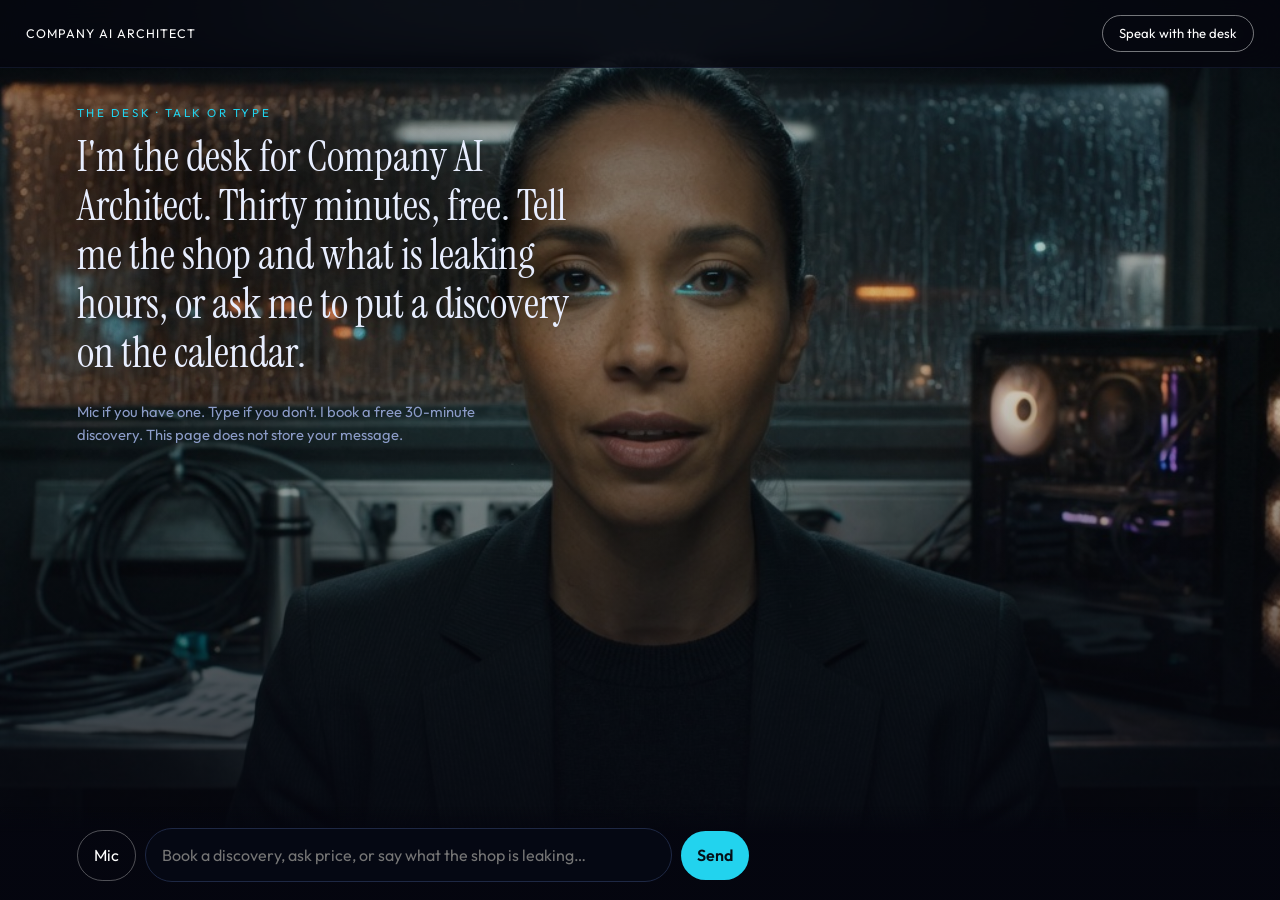
<file: public/index.html>
<!DOCTYPE html>
<html lang="en">
<head>
  <meta charset="utf-8" />
  <meta name="viewport" content="width=device-width, initial-scale=1" />
  <title>Company AI Architect — Speak with the desk</title>
  <meta name="description" content="A private-AI front desk for owner-operated shops. Talk or type. Book a free 30-minute discovery. Customer files stay off this site." />
  <link rel="canonical" href="https://companyaiarchitect.com/" />
  <meta name="theme-color" content="#05060f" />
  <meta property="og:title" content="Company AI Architect" />
  <meta property="og:description" content="Talk to the desk. Book a discovery. Hardware you own." />
  <meta property="og:image" content="https://companyaiarchitect.com/assets/desk.jpg" />
  <meta property="og:url" content="https://companyaiarchitect.com/" />
  <link rel="icon" href="data:image/svg+xml,%3Csvg xmlns='http://www.w3.org/2000/svg' viewBox='0 0 64 64'%3E%3Cdefs%3E%3ClinearGradient id='g' x1='0' y1='0' x2='1' y2='1'%3E%3Cstop stop-color='%235b8cff'/%3E%3Cstop offset='1' stop-color='%2322d3ee'/%3E%3C/linearGradient%3E%3C/defs%3E%3Crect width='64' height='64' rx='16' fill='url(%23g)'/%3E%3C/svg%3E" />
  <link rel="stylesheet" href="./styles.css" />
</head>
<body>
  <a class="skip" href="#q">Skip to the desk</a>
  <nav class="nav">
    <a class="mark" href="./">Company AI Architect</a>
    <a class="nav-cta" href="#desk">Speak with the desk</a>
  </nav>

  <main>
    <section class="desk" id="desk">
      <div class="desk-stage" aria-hidden="true">
        <picture>
          <source media="(max-width: 720px)" srcset="./assets/desk-mobile.jpg" />
          <img class="desk-still idle" src="./assets/desk.jpg" alt="" />
        </picture>
        <img class="desk-still speak" src="./assets/desk-speak.jpg" alt="" />
        <div class="desk-veil"></div>
      </div>
      <div class="desk-ui">
        <p class="kicker">The desk · talk or type</p>
        <p class="said" id="said">I'm the desk for Company AI Architect.</p>
        <p class="hint">Mic if you have one. Type if you don't. I book a free 30-minute discovery. This page does not store your message.</p>
        <div id="calendar" class="cal hidden" aria-live="polite"></div>
        <div id="cards" class="cards hidden"></div>
        <div id="bookbox" class="bookbox hidden">
          <h3>Hold that slot</h3>
          <p class="fine">Requested: <span id="slotLabel"></span></p>
          <form id="bookForm">
            <label>Your name <input name="name" autocomplete="name" required /></label>
            <label>Work email <input name="email" type="email" autocomplete="email" required /></label>
            <label>Company <input name="company" autocomplete="organization" required /></label>
            <label>What should the desk take off your plate?
              <textarea name="pain" rows="3" required></textarea>
            </label>
            <button type="submit">Send the request</button>
          </form>
          <p class="fine">Opens your mail app to joshua@hhinvestigations.com. Joshua confirms the time. Busy names are never shown on this board.</p>
        </div>
      </div>
      <div class="dock">
        <div class="log" id="log"></div>
        <div class="row">
          <button type="button" id="mic" aria-label="Use microphone">Mic</button>
          <input id="q" type="text" autocomplete="off" placeholder="Book a discovery, ask price, or say what the shop is leaking…" />
          <button type="button" class="primary" id="send">Send</button>
        </div>
      </div>
    </section>
  </main>
  <script src="./desk.js"></script>
</body>
</html>
</file>
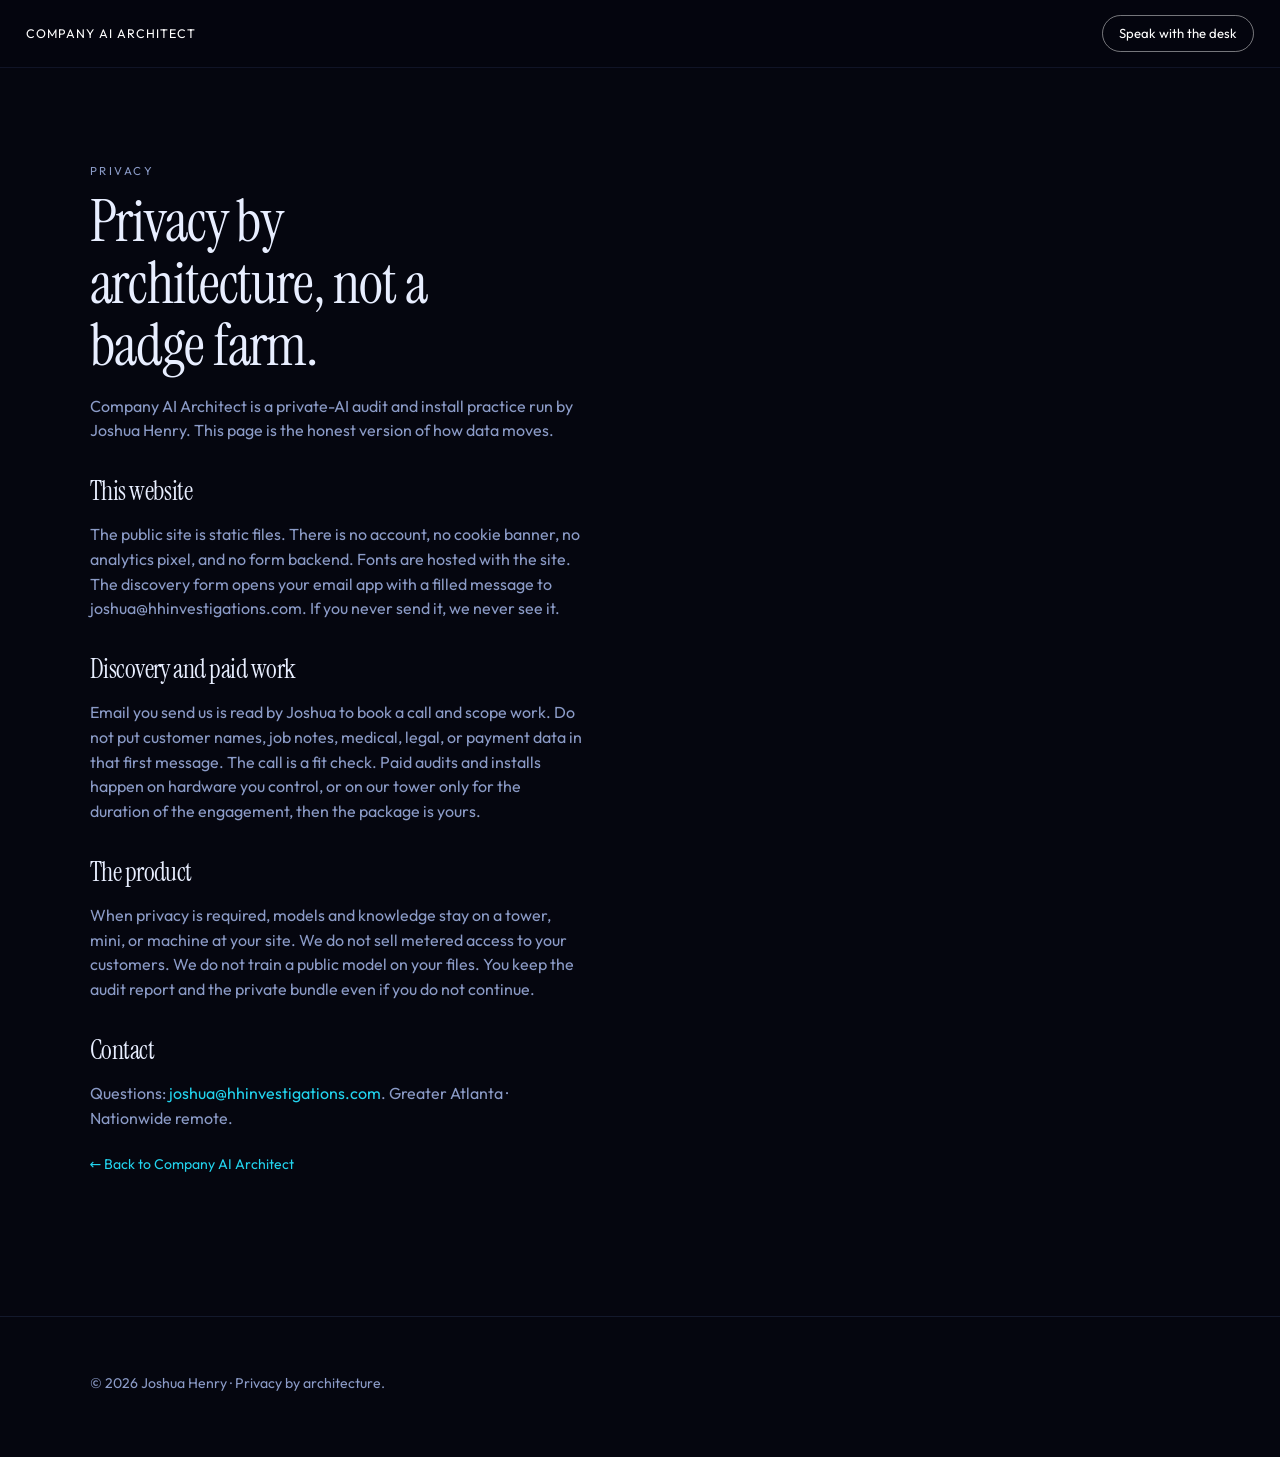
<file: public/privacy.html>
<!DOCTYPE html>
<html lang="en">
<head>
  <meta charset="utf-8" />
  <meta name="viewport" content="width=device-width, initial-scale=1" />
  <title>Privacy — Company AI Architect</title>
  <meta name="description" content="How Company AI Architect handles data. This marketing site stores nothing. Client work stays on hardware you own." />
  <link rel="canonical" href="https://companyaiarchitect.com/privacy.html" />
  <meta name="theme-color" content="#05060f" />
  <meta property="og:title" content="Privacy — Company AI Architect" />
  <meta property="og:url" content="https://companyaiarchitect.com/privacy.html" />
  <link rel="stylesheet" href="./styles.css" />
</head>
<body>
  <a class="skip" href="#main">Skip to content</a>
  <nav class="nav">
    <a class="mark" href="./">Company AI Architect</a>
    <a class="nav-cta" href="./#desk">Speak with the desk</a>
  </nav>
  <main id="main" class="legal">
    <p class="kicker">Privacy</p>
    <h1>Privacy by architecture, not a badge farm.</h1>
    <p>Company AI Architect is a private-AI audit and install practice run by Joshua Henry. This page is the honest version of how data moves.</p>

    <h2>This website</h2>
    <p>The public site is static files. There is no account, no cookie banner, no analytics pixel, and no form backend. Fonts are hosted with the site. The discovery form opens your email app with a filled message to joshua@hhinvestigations.com. If you never send it, we never see it.</p>

    <h2>Discovery and paid work</h2>
    <p>Email you send us is read by Joshua to book a call and scope work. Do not put customer names, job notes, medical, legal, or payment data in that first message. The call is a fit check. Paid audits and installs happen on hardware you control, or on our tower only for the duration of the engagement, then the package is yours.</p>

    <h2>The product</h2>
    <p>When privacy is required, models and knowledge stay on a tower, mini, or machine at your site. We do not sell metered access to your customers. We do not train a public model on your files. You keep the audit report and the private bundle even if you do not continue.</p>

    <h2>Contact</h2>
    <p>Questions: <a href="mailto:joshua@hhinvestigations.com?subject=Privacy">joshua@hhinvestigations.com</a>. Greater Atlanta · Nationwide remote.</p>
    <p class="fine"><a href="./">← Back to Company AI Architect</a></p>
  </main>
  <footer>
    <p class="fine">© <span id="year">2026</span> Joshua Henry · Privacy by architecture.</p>
  </footer>
  <script src="./app.js"></script>
</body>
</html>
</file>
<file: public/styles.css>
@font-face {
  font-family: "Instrument Serif";
  font-style: normal;
  font-weight: 400;
  font-display: swap;
  src: url("./fonts/instrument-serif.woff2") format("woff2");
}
@font-face {
  font-family: "Instrument Serif";
  font-style: italic;
  font-weight: 400;
  font-display: swap;
  src: url("./fonts/instrument-serif-italic.woff2") format("woff2");
}
@font-face {
  font-family: "Outfit";
  font-style: normal;
  font-weight: 300 600;
  font-display: swap;
  src: url("./fonts/outfit.woff2") format("woff2");
}

:root {
  --bg: #05060f;
  --bg1: #0b1020;
  --text: #e8eeff;
  --muted: #8b9bc7;
  --accent: #5b8cff;
  --cyan: #22d3ee;
  --violet: #a78bfa;
  --good: #34d399;
  --serif: "Instrument Serif", "Times New Roman", serif;
  --sans: "Outfit", system-ui, sans-serif;
  --max: 1120px;
}

* { box-sizing: border-box; }
html { scroll-behavior: smooth; }
html, body { margin: 0; background: var(--bg); color: var(--text); }
body {
  font-family: var(--sans);
  font-weight: 400;
  line-height: 1.55;
  cursor: none;
}
@media (pointer: coarse) { body { cursor: auto; } .cursor { display: none; } }

img { max-width: 100%; display: block; }
a { color: var(--cyan); text-decoration: none; }
button, input, textarea { font: inherit; color: inherit; }
ol, ul { margin: 0; }

.skip {
  position: absolute;
  left: -999px;
  top: 0;
  background: var(--cyan);
  color: #041018;
  padding: .6rem 1rem;
  z-index: 100;
}
.skip:focus { left: 1rem; top: 1rem; }

.cursor {
  position: fixed;
  width: 14px; height: 14px;
  border-radius: 50%;
  background: var(--cyan);
  box-shadow: 0 0 24px rgba(34, 211, 238, 0.7);
  pointer-events: none;
  z-index: 80;
  mix-blend-mode: screen;
  transform: translate(-50%, -50%);
  opacity: 0;
  transition: width .2s, height .2s, opacity .2s;
}

.nav {
  position: fixed; inset: 0 0 auto;
  z-index: 40;
  display: flex; justify-content: space-between; align-items: center;
  gap: 1.5rem;
  padding: 0.95rem 1.6rem;
  background: rgba(5,6,15,.86);
  backdrop-filter: blur(16px);
  border-bottom: 1px solid rgba(120,160,255,.1);
}
.mark { color: #fff; letter-spacing: .08em; font-size: .78rem; text-transform: uppercase; }
.nav-links {
  display: flex;
  gap: 1.5rem;
  margin-left: auto;
  margin-right: 1.4rem;
}
.nav-links a {
  color: rgba(232,238,255,.78);
  font-size: .82rem;
  letter-spacing: .04em;
}
.nav-links a:hover { color: #fff; }
.nav-cta {
  color: #fff;
  border: 1px solid rgba(255,255,255,.45);
  padding: .45rem 1rem;
  border-radius: 999px;
  font-size: .82rem;
  white-space: nowrap;
}

.story {
  position: relative;
  height: 320vh;
}
.stage {
  position: sticky; top: 0;
  height: 100vh;
  overflow: hidden;
}
.stage-img {
  width: 100%; height: 100%;
  object-fit: cover;
  transform-origin: 62% 48%;
  will-change: transform, filter;
}
.stage-veil {
  position: absolute; inset: 0;
  background:
    linear-gradient(180deg, rgba(5,6,15,.18) 0%, rgba(5,6,15,.55) 55%, rgba(5,6,15,.88) 100%);
  pointer-events: none;
}
.filament {
  position: absolute; inset: 0;
  width: 100%; height: 100%;
  pointer-events: none;
}
.filament path {
  fill: none;
  stroke: var(--cyan);
  stroke-width: 3;
  stroke-linecap: round;
  filter: drop-shadow(0 0 10px #22d3ee);
  stroke-dasharray: 1800;
  stroke-dashoffset: 1800;
}

.beat {
  position: absolute;
  left: 6vw; right: 6vw;
  top: 6.5rem;
  bottom: 8vh;
  max-width: 36ch;
  z-index: 3;
  opacity: 0;
  visibility: hidden;
  pointer-events: none;
  text-shadow: 0 8px 40px rgba(5,6,15,.55);
  display: flex;
  flex-direction: column;
  justify-content: flex-end;
}
.beat.on {
  opacity: 1;
  visibility: visible;
  pointer-events: auto;
  z-index: 4;
}
.kicker {
  font-size: .72rem;
  letter-spacing: .22em;
  text-transform: uppercase;
  color: var(--cyan);
  margin: 0 0 .7rem;
}
h1, h2 {
  font-family: var(--serif);
  font-weight: 400;
  letter-spacing: -0.02em;
  line-height: 1.08;
  margin: 0;
}
h1 { font-size: clamp(2.2rem, 5.2vw, 4.5rem); max-width: 16ch; }
h2 { font-size: clamp(2rem, 4.6vw, 3.6rem); }
h3 { font-family: var(--sans); font-weight: 500; font-size: 1.05rem; margin: .35rem 0 .5rem; }
.lede { color: var(--muted); font-size: 1.05rem; max-width: 38ch; margin: 1rem 0 0; }

.method, .fit, .path, .trust, .prices, .unlock, .panel-proof, .legal {
  padding: 14vh 7vw;
}
.method h2, .fit h2, .path h2 { max-width: 18ch; }

.method-grid, .path-grid {
  list-style: none;
  padding: 0;
  margin: 3.2rem 0 0;
  display: grid;
  grid-template-columns: repeat(5, 1fr);
  gap: 1.4rem;
}
.method-grid li, .path-grid li {
  border-top: 1px solid rgba(91,140,255,.35);
  padding-top: 1.1rem;
}
.n {
  font-family: var(--serif);
  color: var(--cyan);
  font-size: 1.6rem;
  display: block;
}
.method-grid p, .path-grid p, .fit li {
  color: var(--muted);
  font-size: .95rem;
  margin: 0;
}

.panel {
  display: grid;
  grid-template-columns: 1.1fr 1fr;
  min-height: 100vh;
  align-items: center;
  gap: 4rem;
  padding: 8vh 7vw;
}
.panel-media img {
  width: 100%;
  height: min(78vh, 720px);
  object-fit: cover;
  border-radius: 4px;
}
.panel-copy { max-width: 36rem; }
.facts { list-style: none; padding: 0; margin: 2rem 0 0; }
.facts li { color: var(--muted); margin: .45rem 0; }
.facts span { color: var(--text); font-weight: 500; }

.fit-grid {
  display: grid;
  grid-template-columns: 1fr 1fr;
  gap: 2.5rem;
  margin-top: 3rem;
}
.fit-grid ul { list-style: none; padding: 0; }
.fit-grid li { margin: .85rem 0; padding-left: 1.1rem; position: relative; }
.fit-grid li::before {
  content: "";
  position: absolute;
  left: 0; top: .55rem;
  width: .45rem; height: .45rem;
  border-radius: 50%;
}
.yes li::before { background: var(--good); }
.no li::before { background: var(--violet); }

.panel-proof {
  display: block;
  background:
    radial-gradient(800px 400px at 80% 0%, rgba(91,140,255,.14), transparent 60%),
    var(--bg);
}
.proof-head { max-width: 40rem; margin-bottom: 3rem; }
.proof-grid {
  display: grid;
  grid-template-columns: repeat(4, 1fr);
  gap: 1.25rem;
}
.proof-grid article {
  border-top: 1px solid rgba(91,140,255,.35);
  padding-top: 1.1rem;
}
.num {
  font-family: var(--serif);
  font-size: 3rem;
  margin: 0;
  color: var(--cyan);
}
.label { margin: .4rem 0 0; }
.sub { color: var(--muted); margin: .2rem 0 0; font-size: .9rem; }
.ask { margin-top: 2.5rem; color: var(--muted); max-width: 52ch; }

.stack { list-style: none; padding: 0; margin: 1.5rem 0 0; }
.stack li { margin: 1rem 0; color: var(--muted); }
.stack strong { color: var(--text); display: block; }

.path {
  background:
    radial-gradient(700px 360px at 10% 0%, rgba(34,211,238,.1), transparent 55%),
    var(--bg);
}
.path-grid { grid-template-columns: repeat(3, 1fr); }
.path .sum {
  font-family: var(--serif);
  font-size: 2.2rem;
  margin: .35rem 0 .8rem;
}

.prices { padding: 10vh 7vw 8vh; }
.price-grid {
  display: grid;
  grid-template-columns: repeat(3, 1fr);
  gap: 1.25rem;
  margin-top: 2.5rem;
}
.price-grid article {
  padding: 1.6rem;
  border: 1px solid rgba(120,160,255,.16);
  border-radius: 16px;
  background: rgba(11,16,32,.7);
  min-height: 16rem;
  display: flex;
  flex-direction: column;
}
.price-grid .featured {
  border-color: rgba(34,211,238,.45);
  box-shadow: 0 0 40px rgba(91,140,255,.18);
}
.tier { letter-spacing: .14em; text-transform: uppercase; font-size: .72rem; color: var(--muted); margin: 0; }
.sum { font-family: var(--serif); font-size: 2.4rem; margin: .4rem 0 1rem; }
.price-grid p { color: var(--muted); margin: 0 0 1.2rem; }
.price-link {
  margin-top: auto;
  color: #fff;
  font-size: .88rem;
  border-bottom: 1px solid rgba(34,211,238,.5);
  align-self: flex-start;
  padding-bottom: .15rem;
}
.fine { color: var(--muted); font-size: .88rem; margin-top: 1.5rem; }

section[id] { scroll-margin-top: 5.75rem; }

.trust {
  display: grid;
  grid-template-columns: 1fr 1fr;
  gap: 3rem;
  padding-top: 8vh;
  padding-bottom: 8vh;
  border-top: 1px solid rgba(120,160,255,.12);
}
.trust h2 { font-size: clamp(1.7rem, 3vw, 2.4rem); }

.unlock {
  padding: 12vh 7vw 10vh;
  background:
    radial-gradient(700px 360px at 20% 100%, rgba(34,211,238,.12), transparent 55%),
    var(--bg);
}
.unlock-form {
  display: grid;
  gap: 1rem;
  max-width: 32rem;
  margin-top: 2rem;
}
.unlock-form label { display: grid; gap: .35rem; font-size: .85rem; color: var(--muted); }
.unlock-form input, .unlock-form textarea {
  background: #050813;
  border: 1px solid #1e2844;
  border-radius: 10px;
  padding: .8rem .9rem;
}
.unlock-form input:focus, .unlock-form textarea:focus {
  outline: 1px solid var(--cyan);
  border-color: var(--cyan);
}
.unlock-form button {
  margin-top: .4rem;
  background: var(--cyan);
  color: #041018;
  border: 0;
  border-radius: 999px;
  padding: .95rem 1.4rem;
  font-weight: 600;
  cursor: none;
  box-shadow: 0 0 40px rgba(34,211,238,.28);
}
.unlock-form button:hover { filter: brightness(1.08); }

footer {
  padding: 2rem 7vw 3rem;
  color: var(--muted);
  font-size: .82rem;
  border-top: 1px solid rgba(120,160,255,.12);
}
.footer-inner {
  display: flex;
  justify-content: space-between;
  align-items: flex-start;
  gap: 2rem;
  margin-bottom: 1.4rem;
}
.footer-links { display: flex; flex-wrap: wrap; gap: 1.1rem; }
.footer-links a { color: var(--muted); }
.footer-links a:hover { color: var(--cyan); }
footer .mark { margin: 0 0 .35rem; }

.legal { max-width: 42rem; padding-top: 18vh; min-height: 70vh; }
.legal h1 { max-width: 16ch; font-size: clamp(2.2rem, 5vw, 3.6rem); }
.legal h2 { font-size: 1.6rem; margin: 2.2rem 0 .6rem; }
.legal p { color: var(--muted); }

.notfound {
  min-height: 80vh;
  display: grid;
  place-content: center;
  padding: 20vh 7vw;
  text-align: left;
}

@media (max-width: 980px) {
  .method-grid { grid-template-columns: 1fr 1fr; }
  .path-grid, .fit-grid, .trust, .price-grid { grid-template-columns: 1fr; }
  .nav-links { display: none; }
}
@media (max-width: 900px) {
  .panel { grid-template-columns: 1fr; gap: 1.6rem; padding: 12vh 6vw 8vh; min-height: auto; }
  .panel-media img { height: 52vh; }
  .proof-grid { grid-template-columns: 1fr 1fr; }
  .beat { max-width: 22ch; bottom: 10vh; }
  h1 { max-width: 14ch; }
  .filament { display: none; }
  .unlock, .prices, .panel-proof, .method, .fit, .path, .trust { padding-top: 12vh; }
}
@media (max-width: 640px) {
  .proof-grid, .method-grid { grid-template-columns: 1fr; }
  .nav { padding: 0.75rem 1rem; }
  .mark { max-width: 12rem; line-height: 1.25; }
  .nav-cta { font-size: .74rem; padding: .4rem .75rem; }
  .story { height: 260vh; }
  .beat { max-width: 28ch; top: 5.6rem; }
  .method, .fit, .path, .trust, .prices, .unlock, .panel-proof, .legal { padding-top: 16vh; }
  .footer-inner { flex-direction: column; }
}

@media (prefers-reduced-motion: reduce) {
  * { scroll-behavior: auto !important; transition: none !important; }
  .stage-img { transform: none !important; }
}


/* Desk / receptionist */
.desk {
  position: relative;
  min-height: 100vh;
  min-height: 100dvh;
  overflow: hidden;
}
.desk-stage { position: absolute; inset: 0; }
.desk-stage picture { position: absolute; inset: 0; }
.desk-still {
  position: absolute; inset: 0;
  width: 100%; height: 100%;
  object-fit: cover;
  object-position: 50% 18%;
  opacity: 1;
  transition: opacity .55s ease;
}
.desk-still.speak { opacity: 0; }
.desk.talking .desk-still.idle { opacity: 0; }
.desk.talking .desk-still.speak { opacity: 1; }
.desk-veil {
  position: absolute; inset: 0;
  background:
    linear-gradient(180deg, rgba(5,6,15,.35) 0%, rgba(5,6,15,.15) 40%, rgba(5,6,15,.88) 100%);
  pointer-events: none;
}
.desk-ui {
  position: relative;
  z-index: 3;
  padding: 6.5rem 6vw 10rem;
  max-width: 42rem;
}
.desk-ui .said {
  font-family: var(--serif);
  font-size: clamp(1.6rem, 3.4vw, 2.6rem);
  line-height: 1.18;
  margin: 0 0 1.4rem;
  text-shadow: 0 10px 40px rgba(5,6,15,.7);
  min-height: 4.5rem;
}
.desk-ui .hint { color: var(--muted); font-size: .92rem; max-width: 40ch; }

.cal, .cards, .bookbox {
  margin-top: 1.2rem;
  background: rgba(5,8,18,.72);
  border: 1px solid rgba(120,160,255,.18);
  border-radius: 16px;
  padding: 1.1rem 1.2rem 1.2rem;
  backdrop-filter: blur(16px);
  max-height: 46vh;
  overflow: auto;
}
.hidden { display: none !important; }
.cal h3, .cards h3, .bookbox h3 {
  font-family: var(--serif);
  font-size: 1.35rem;
  margin: 0 0 .8rem;
}
.cal-days { display: flex; gap: .5rem; overflow-x: auto; padding-bottom: .6rem; }
.cal-day {
  flex: 0 0 auto;
  border: 1px solid rgba(120,160,255,.2);
  background: transparent;
  color: var(--text);
  border-radius: 12px;
  padding: .55rem .7rem;
  cursor: pointer;
  min-width: 4.6rem;
}
.cal-day.on { border-color: var(--cyan); box-shadow: 0 0 20px rgba(34,211,238,.18); }
.cal-day .d { display: block; font-size: .72rem; color: var(--muted); letter-spacing: .12em; text-transform: uppercase; }
.cal-day .n { font-family: var(--serif); font-size: 1.3rem; }
.slots { display: flex; flex-wrap: wrap; gap: .45rem; }
.slot {
  border: 1px solid rgba(34,211,238,.35);
  background: rgba(34,211,238,.08);
  color: var(--text);
  border-radius: 999px;
  padding: .4rem .75rem;
  font-size: .88rem;
  cursor: pointer;
}
.slot:hover, .slot.on { background: var(--cyan); color: #041018; }
.cal .fine { margin-top: .8rem; }

.cards article { margin: .7rem 0; color: var(--muted); }
.cards strong { color: var(--text); }

.bookbox label { display: grid; gap: .3rem; font-size: .82rem; color: var(--muted); margin: .55rem 0; }
.bookbox input, .bookbox textarea {
  background: #050813;
  border: 1px solid #1e2844;
  border-radius: 10px;
  padding: .7rem .8rem;
}
.bookbox button {
  margin-top: .5rem;
  background: var(--cyan);
  color: #041018;
  border: 0;
  border-radius: 999px;
  padding: .8rem 1.2rem;
  font-weight: 600;
}

.dock {
  position: fixed;
  left: 0; right: 0; bottom: 0;
  z-index: 20;
  padding: .8rem 6vw 1.1rem;
  background: linear-gradient(180deg, transparent, rgba(5,6,15,.92) 28%);
}
.log {
  max-width: 42rem;
  max-height: 5.2rem;
  overflow: auto;
  font-size: .82rem;
  color: var(--muted);
  margin-bottom: .55rem;
}
.log div { margin: .15rem 0; }
.log .you { color: var(--text); }
.row {
  display: flex; gap: .55rem; align-items: center;
  max-width: 42rem;
}
.row input {
  flex: 1;
  background: #050813;
  border: 1px solid #1e2844;
  border-radius: 999px;
  padding: .85rem 1rem;
}
.row button {
  border: 1px solid rgba(255,255,255,.3);
  background: transparent;
  color: #fff;
  border-radius: 999px;
  padding: .75rem 1rem;
  cursor: pointer;
}
.row button.primary { background: var(--cyan); color: #041018; border: 0; font-weight: 600; }
.row button.live { border-color: var(--cyan); color: var(--cyan); }

@media (max-width: 720px) {
  .desk-ui { padding: 5.6rem 5vw 9rem; }
  .desk-still { object-position: 50% 12%; }
  .cal, .cards, .bookbox { max-height: 38vh; }
  .dock { padding: .7rem 4vw 1rem; }
  .row button.primary { padding: .75rem .9rem; }
}
</file>
